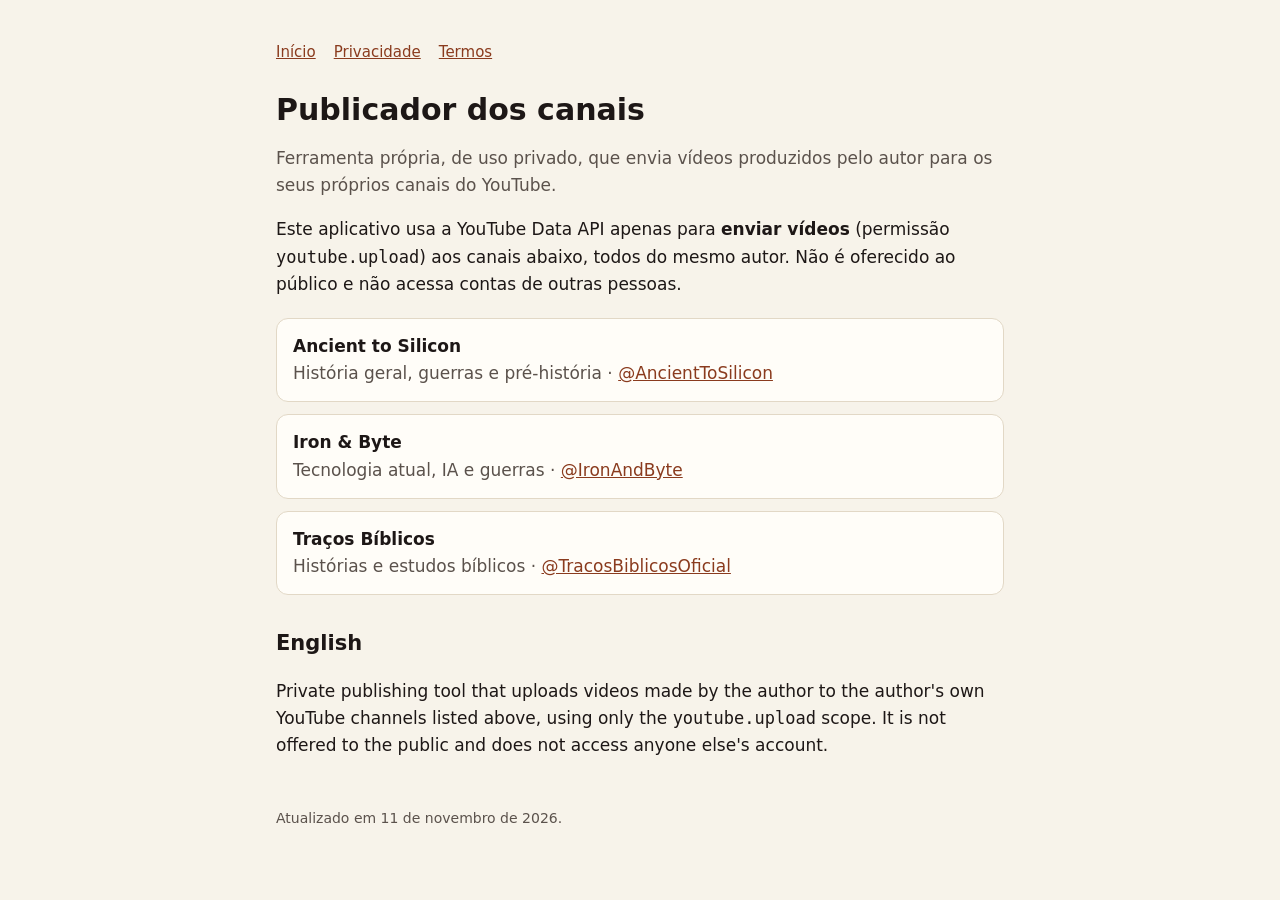
<file: index.html>
<!doctype html><html lang="pt-BR"><head><meta charset="utf-8"><meta name="viewport" content="width=device-width,initial-scale=1">
<title>Publicador dos canais</title><link rel="stylesheet" href="estilo.css"></head><body><main>
<nav><a href="./">Início</a><a href="privacidade.html">Privacidade</a><a href="termos.html">Termos</a></nav>
<h1>Publicador dos canais</h1>
<p class="mut">Ferramenta própria, de uso privado, que envia vídeos produzidos pelo autor para os seus próprios canais do YouTube.</p>
<p>Este aplicativo usa a YouTube Data API apenas para <b>enviar vídeos</b> (permissão <code>youtube.upload</code>) aos canais abaixo, todos do mesmo autor. Não é oferecido ao público e não acessa contas de outras pessoas.</p>
<div class="canais">
<div class="canal"><b>Ancient to Silicon</b><span class="mut">História geral, guerras e pré-história · <a href="https://www.youtube.com/@AncientToSilicon">@AncientToSilicon</a></span></div>
<div class="canal"><b>Iron &amp; Byte</b><span class="mut">Tecnologia atual, IA e guerras · <a href="https://www.youtube.com/@IronAndByte">@IronAndByte</a></span></div>
<div class="canal"><b>Traços Bíblicos</b><span class="mut">Histórias e estudos bíblicos · <a href="https://www.youtube.com/@TracosBiblicosOficial">@TracosBiblicosOficial</a></span></div>
</div>
<h2>English</h2>
<p>Private publishing tool that uploads videos made by the author to the author's own YouTube channels listed above, using only the <code>youtube.upload</code> scope. It is not offered to the public and does not access anyone else's account.</p>
<footer>Atualizado em 11 de novembro de 2026.</footer></main></body></html>
</file>
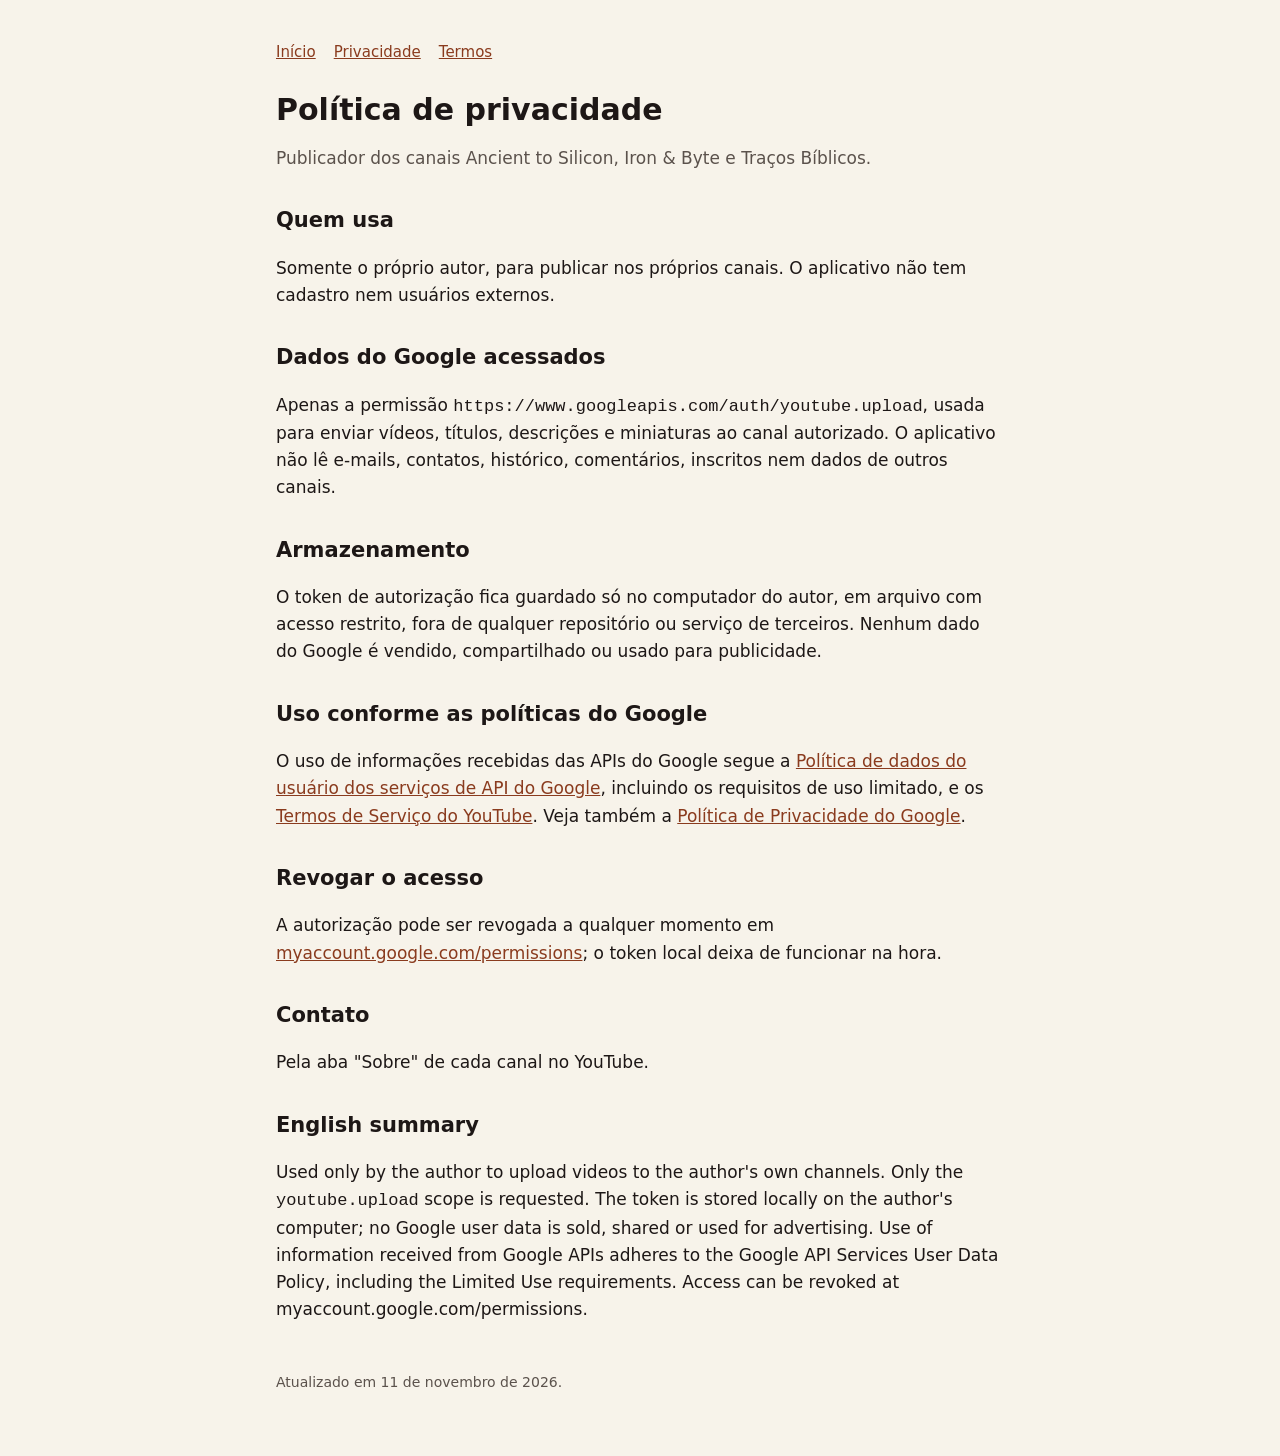
<file: privacidade.html>
<!doctype html><html lang="pt-BR"><head><meta charset="utf-8"><meta name="viewport" content="width=device-width,initial-scale=1">
<title>Política de privacidade</title><link rel="stylesheet" href="estilo.css"></head><body><main>
<nav><a href="./">Início</a><a href="privacidade.html">Privacidade</a><a href="termos.html">Termos</a></nav>
<h1>Política de privacidade</h1>
<p class="mut">Publicador dos canais Ancient to Silicon, Iron &amp; Byte e Traços Bíblicos.</p>
<h2>Quem usa</h2><p>Somente o próprio autor, para publicar nos próprios canais. O aplicativo não tem cadastro nem usuários externos.</p>
<h2>Dados do Google acessados</h2><p>Apenas a permissão <code>https://www.googleapis.com/auth/youtube.upload</code>, usada para enviar vídeos, títulos, descrições e miniaturas ao canal autorizado. O aplicativo não lê e-mails, contatos, histórico, comentários, inscritos nem dados de outros canais.</p>
<h2>Armazenamento</h2><p>O token de autorização fica guardado só no computador do autor, em arquivo com acesso restrito, fora de qualquer repositório ou serviço de terceiros. Nenhum dado do Google é vendido, compartilhado ou usado para publicidade.</p>
<h2>Uso conforme as políticas do Google</h2><p>O uso de informações recebidas das APIs do Google segue a <a href="https://developers.google.com/terms/api-services-user-data-policy">Política de dados do usuário dos serviços de API do Google</a>, incluindo os requisitos de uso limitado, e os <a href="https://www.youtube.com/t/terms">Termos de Serviço do YouTube</a>. Veja também a <a href="https://policies.google.com/privacy">Política de Privacidade do Google</a>.</p>
<h2>Revogar o acesso</h2><p>A autorização pode ser revogada a qualquer momento em <a href="https://myaccount.google.com/permissions">myaccount.google.com/permissions</a>; o token local deixa de funcionar na hora.</p>
<h2>Contato</h2><p>Pela aba "Sobre" de cada canal no YouTube.</p>
<h2>English summary</h2><p>Used only by the author to upload videos to the author's own channels. Only the <code>youtube.upload</code> scope is requested. The token is stored locally on the author's computer; no Google user data is sold, shared or used for advertising. Use of information received from Google APIs adheres to the Google API Services User Data Policy, including the Limited Use requirements. Access can be revoked at myaccount.google.com/permissions.</p>
<footer>Atualizado em 11 de novembro de 2026.</footer></main></body></html>
</file>
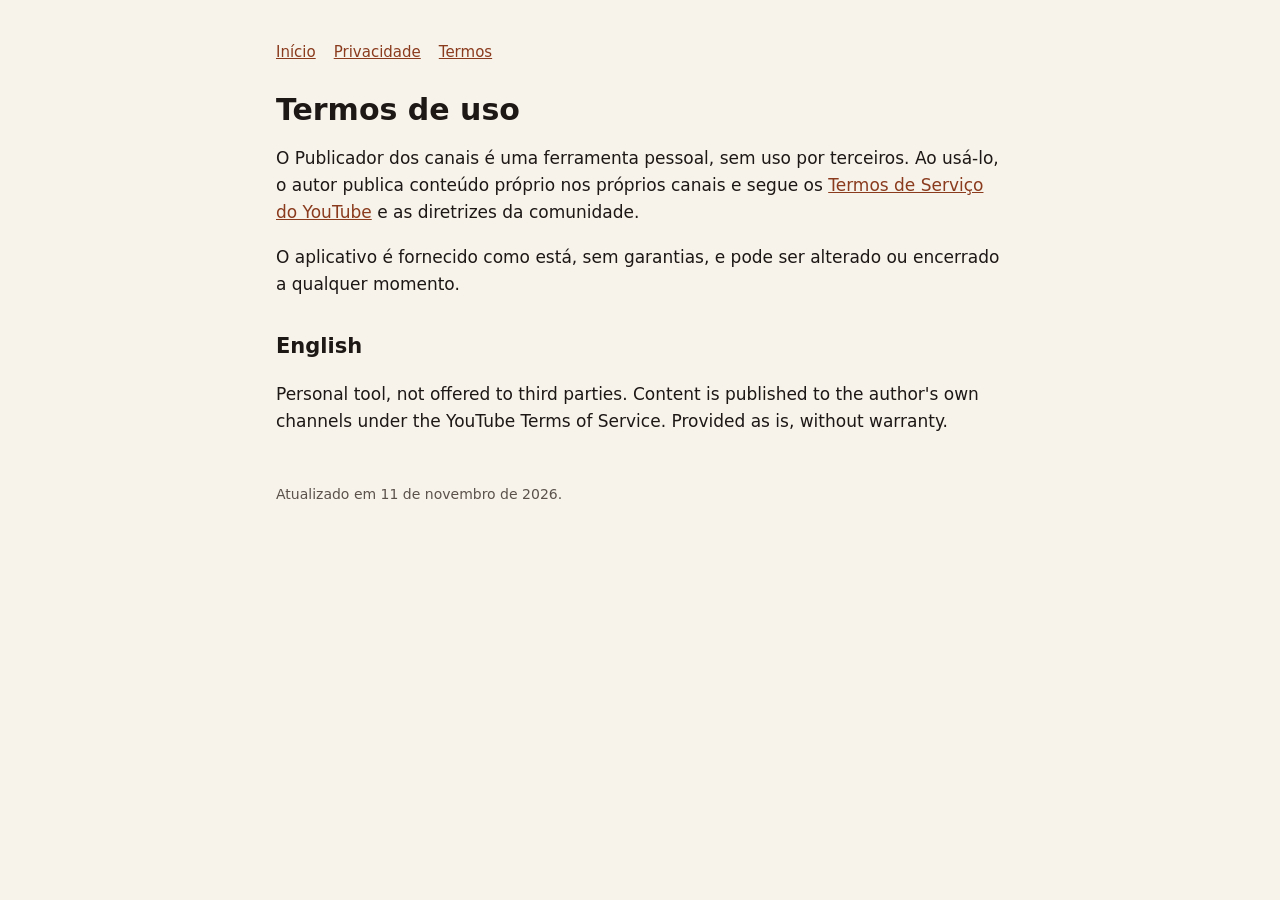
<file: termos.html>
<!doctype html><html lang="pt-BR"><head><meta charset="utf-8"><meta name="viewport" content="width=device-width,initial-scale=1">
<title>Termos de uso</title><link rel="stylesheet" href="estilo.css"></head><body><main>
<nav><a href="./">Início</a><a href="privacidade.html">Privacidade</a><a href="termos.html">Termos</a></nav>
<h1>Termos de uso</h1>
<p>O Publicador dos canais é uma ferramenta pessoal, sem uso por terceiros. Ao usá-lo, o autor publica conteúdo próprio nos próprios canais e segue os <a href="https://www.youtube.com/t/terms">Termos de Serviço do YouTube</a> e as diretrizes da comunidade.</p>
<p>O aplicativo é fornecido como está, sem garantias, e pode ser alterado ou encerrado a qualquer momento.</p>
<h2>English</h2><p>Personal tool, not offered to third parties. Content is published to the author's own channels under the YouTube Terms of Service. Provided as is, without warranty.</p>
<footer>Atualizado em 11 de novembro de 2026.</footer></main></body></html>
</file>
<file: estilo.css>
:root{--bg:#f7f3ea;--fg:#1d1716;--mut:#5b524c;--acc:#8a3b1e;--card:#fffdf8;--line:#e2d8c6}
@media (prefers-color-scheme:dark){:root{--bg:#171413;--fg:#efe8dc;--mut:#b3a99c;--acc:#e0915f;--card:#211d1b;--line:#3a332e}}
*{box-sizing:border-box}body{margin:0;background:var(--bg);color:var(--fg);font:17px/1.6 system-ui,-apple-system,"Segoe UI",sans-serif}
main{max-width:760px;margin:0 auto;padding:40px 16px 64px}h1{font-size:30px;line-height:1.2;margin:0 0 8px}h2{font-size:21px;margin:32px 0 8px}
p,li{color:var(--fg)}.mut{color:var(--mut)}a{color:var(--acc)}nav{display:flex;gap:18px;flex-wrap:wrap;margin-bottom:28px;font-size:15px}
.canais{display:grid;gap:12px;margin:20px 0}.canal{background:var(--card);border:1px solid var(--line);border-radius:12px;padding:14px 16px}
.canal b{display:block}footer{margin-top:48px;font-size:14px;color:var(--mut)}
</file>
